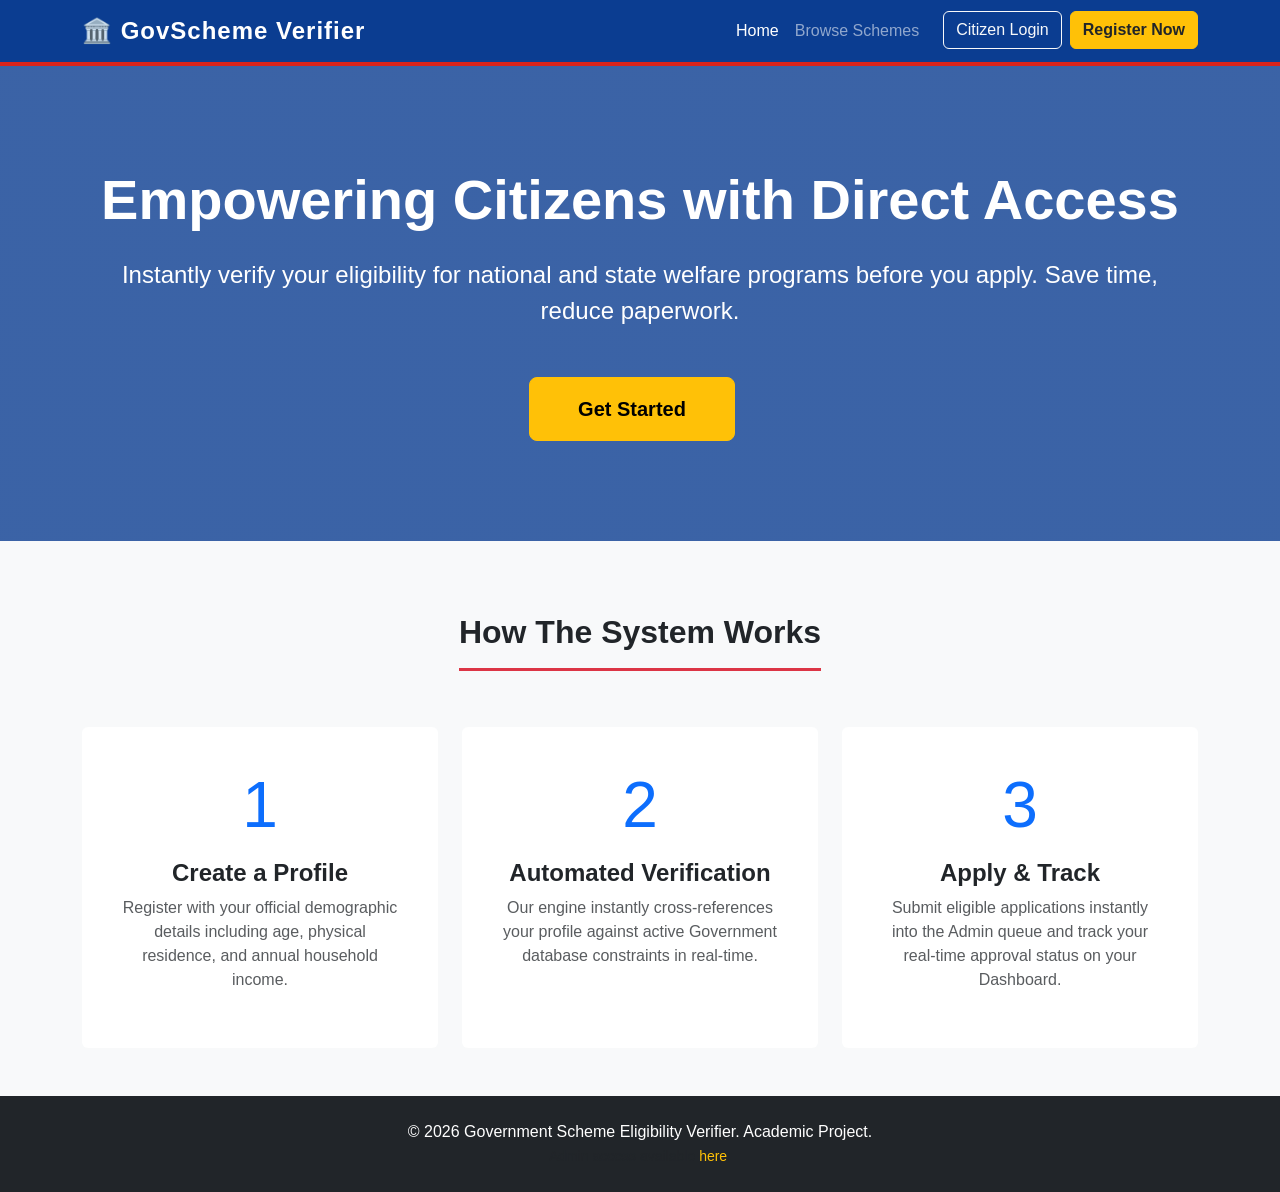
<file: index.html>
<!DOCTYPE html>
<html lang="en">

<head>
    <meta charset="UTF-8">
    <meta name="viewport" content="width=device-width, initial-scale=1.0">
    <title>Government Scheme Eligibility Verifier</title>
    <!-- Bootstrap CSS -->
    <link href="https://cdn.jsdelivr.net/npm/bootstrap@5.3.0/dist/css/bootstrap.min.css" rel="stylesheet">
    <style>
        :root {
            --gov-blue: #0b3d91;
            --gov-red: #d9241b;
        }

        body {
            font-family: 'Segoe UI', Arial, sans-serif;
            background-color: #f8f9fa;
        }

        .navbar-brand {
            font-weight: bold;
            letter-spacing: 1px;
        }

        .gov-header {
            background-color: var(--gov-blue);
            border-bottom: 4px solid var(--gov-red);
        }

        .hero-section {
            background: linear-gradient(rgba(11, 61, 145, 0.8), rgba(11, 61, 145, 0.8)), url('https://images.unsplash.com/photo-1577960787498-f2b1d0356133?ixlib=rb-4.0.3&auto=format&fit=crop&w=1920&q=80') center/cover;
            color: white;
            padding: 100px 0;
            text-align: center;
        }

        .feature-card {
            transition: transform 0.3s ease, box-shadow 0.3s ease;
            border: none;
        }

        .feature-card:hover {
            transform: translateY(-5px);
            box-shadow: 0 10px 20px rgba(0, 0, 0, 0.1);
        }
    </style>
</head>

<body>

    <!-- Navigation Bar -->
    <nav class="navbar navbar-expand-lg navbar-dark gov-header">
        <div class="container">
            <a class="navbar-brand" href="index.html">
                <span class="fs-4">🏛️ GovScheme Verifier</span>
            </a>
            <button class="navbar-toggler" type="button" data-bs-toggle="collapse" data-bs-target="#navbarNav">
                <span class="navbar-toggler-icon"></span>
            </button>
            <div class="collapse navbar-collapse" id="navbarNav">
                <ul class="navbar-nav ms-auto">
                    <li class="nav-item"><a class="nav-link active" href="index.html">Home</a></li>
                    <li class="nav-item"><a class="nav-link" href="schemes.html">Browse Schemes</a></li>
                    <li class="nav-item ms-lg-3">
                        <a class="btn btn-outline-light me-2" href="login.html">Citizen Login</a>
                    </li>
                    <li class="nav-item">
                        <a class="btn btn-warning fw-bold text-dark" href="register.html">Register Now</a>
                    </li>
                </ul>
            </div>
        </div>
    </nav>

    <!-- Hero Section -->
    <section class="hero-section">
        <div class="container">
            <h1 class="display-4 fw-bold mb-4">Empowering Citizens with Direct Access</h1>
            <p class="lead mb-5 fs-4">Instantly verify your eligibility for national and state welfare programs before
                you apply. Save time, reduce paperwork.</p>
            <div>
                <a href="register.html" class="btn btn-warning btn-lg fw-bold px-5 py-3 me-3">Get Started</a>
            </div>
        </div>
    </section>

    <!-- Description of System -->
    <section class="container py-5 mt-4">
        <div class="row text-center mb-5">
            <div class="col-12">
                <h2 class="fw-bold text-dark border-bottom pb-3 d-inline-block border-danger border-3">How The System
                    Works</h2>
            </div>
        </div>

        <div class="row g-4">
            <div class="col-md-4">
                <div class="card feature-card h-100 p-4 text-center text-dark">
                    <div class="card-body">
                        <h1 class="display-3 text-primary mb-3">1</h1>
                        <h4 class="fw-bold">Create a Profile</h4>
                        <p class="text-muted">Register with your official demographic details including age, physical
                            residence, and annual household income.</p>
                    </div>
                </div>
            </div>
            <div class="col-md-4">
                <div class="card feature-card h-100 p-4 text-center text-dark">
                    <div class="card-body">
                        <h1 class="display-3 text-primary mb-3">2</h1>
                        <h4 class="fw-bold">Automated Verification</h4>
                        <p class="text-muted">Our engine instantly cross-references your profile against active
                            Government database constraints in real-time.</p>
                    </div>
                </div>
            </div>
            <div class="col-md-4">
                <div class="card feature-card h-100 p-4 text-center text-dark">
                    <div class="card-body">
                        <h1 class="display-3 text-primary mb-3">3</h1>
                        <h4 class="fw-bold">Apply & Track</h4>
                        <p class="text-muted">Submit eligible applications instantly into the Admin queue and track your
                            real-time approval status on your Dashboard.</p>
                    </div>
                </div>
            </div>
        </div>
    </section>

    <!-- Footer -->
    <footer class="bg-dark text-white text-center py-4 mt-auto">
        <div class="container">
            <p class="mb-0">© 2026 Government Scheme Eligibility Verifier. Academic Project.</p>
            <small class="text-muted">Admin access available <a href="admin.html"
                    class="text-warning text-decoration-none">here</a>.</small>
        </div>
    </footer>

    <script src="https://cdn.jsdelivr.net/npm/bootstrap@5.3.0/dist/js/bootstrap.bundle.min.js"></script>
</body>

</html>
</file>
